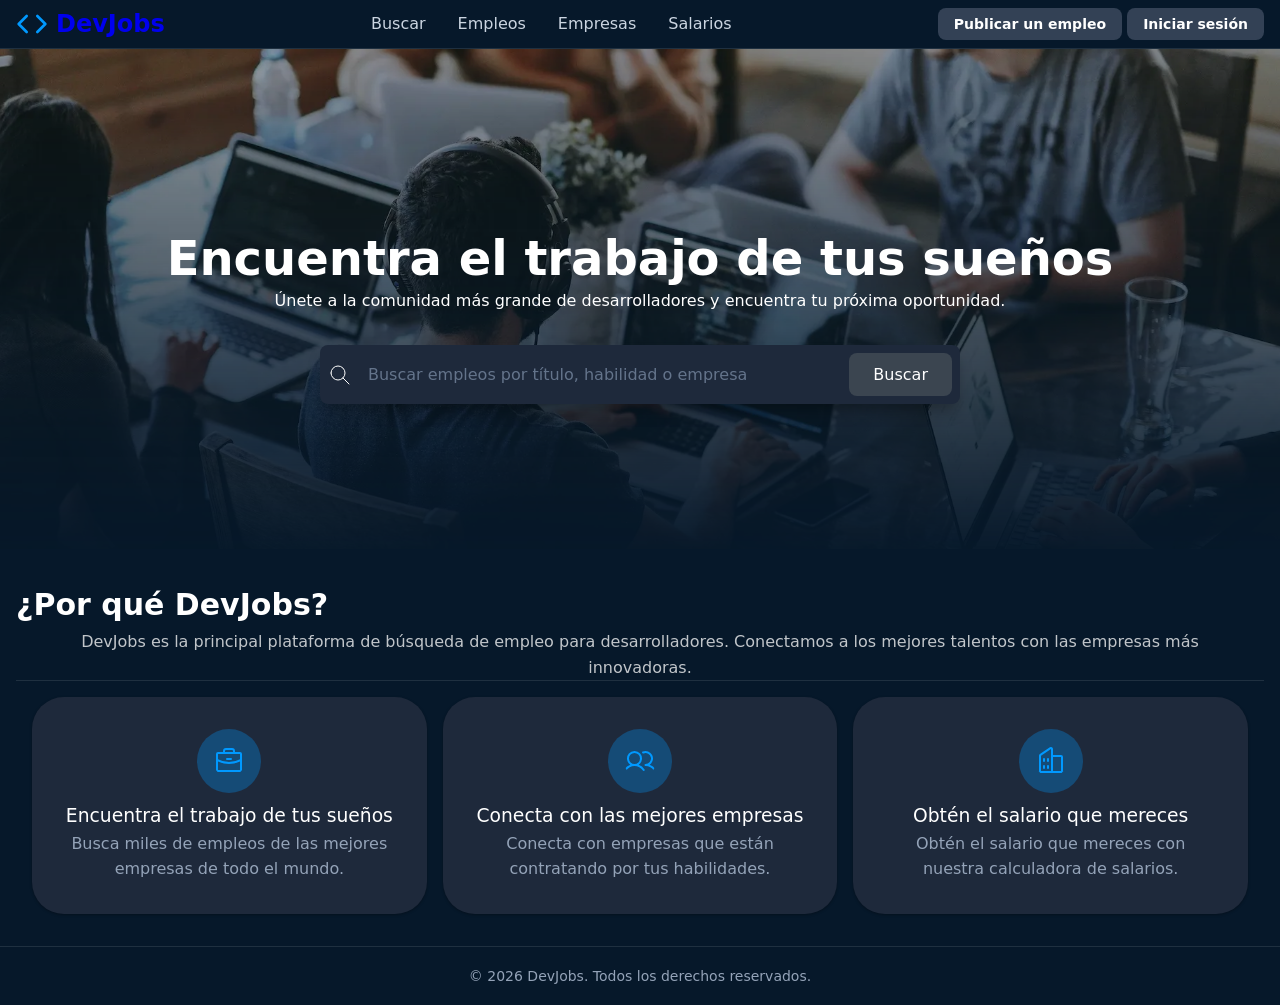
<file: index.html>
<!DOCTYPE html>
<html lang="es">

<head>
  <title>DevJobs - Inicio</title>
  <meta charset="UTF-8" />
  <meta name="viewport" content="width=device-width, initial-scale=1.0">
  <meta name="description" content="Encuentra las mejores ofertas de trabajo para desarrolladores en DevJobs.">
  <link rel="stylesheet" href="./css/index.css" />
</head>

<body>
  <header>
    <a href="index.html">
      <h1>
        <svg fill="none" stroke="currentColor" stroke-linecap="round" stroke-linejoin="round" stroke-width="2"
          viewBox="0 0 24 24" xmlns="http://www.w3.org/2000/svg">
          <polyline points="16 18 22 12 16 6"></polyline>
          <polyline points="8 6 2 12 8 18"></polyline>
        </svg>
        DevJobs
      </h1>
    </a>

    <nav>
      <a href="buscar.html">Buscar</a> 
      <a href="empleos.html">Empleos</a> 
      <a href="empresas.html">Empresas</a>
      <a href="salarios.html">Salarios</a>
    </nav>

    <div>
      <button type="button">Publicar un empleo</button>
      <button type="button">Iniciar sesión</button>
    </div>
  </header>

  <main>
    <section>
      <img src="./assets/background.webp" alt="Ilustracion de personas trabajando en equipo"/>

      <h1>Encuentra el trabajo de tus sueños</h1>

      <p>Únete a la comunidad más grande de desarrolladores y encuentra tu próxima oportunidad.</p>

      <form role="search">
        <div>
          <svg xmlns="http://www.w3.org/2000/svg" width="24" height="24" viewBox="0 0 24 24" fill="none"
            stroke="currentColor" stroke-width="1" stroke-linecap="round" stroke-linejoin="round"
            class="icon icon-tabler icons-tabler-outline icon-tabler-search">
            <path stroke="none" d="M0 0h24v24H0z" fill="none" />
            <path d="M10 10m-7 0a7 7 0 1 0 14 0a7 7 0 1 0 -14 0" />
            <path d="M21 21l-6 -6" />
          </svg>

          <input required type="text" placeholder="Buscar empleos por título, habilidad o empresa">

          <button type="submit">Buscar</button>
        </div>
      </form>
    </section>

    <section>

      <header>
        <h2>¿Por qué DevJobs?</h2>
        <p>DevJobs es la principal plataforma de búsqueda de empleo para desarrolladores. Conectamos a los mejores
          talentos con las empresas más innovadoras.</p>
      </header>

      <footer>
        <article>
          <svg fill="currentColor" height="32" viewBox="0 0 256 256" width="32" xmlns="http://www.w3.org/2000/svg"
            aria-hidden="true">
            <path
              d="M216,56H176V48a24,24,0,0,0-24-24H104A24,24,0,0,0,80,48v8H40A16,16,0,0,0,24,72V200a16,16,0,0,0,16,16H216a16,16,0,0,0,16-16V72A16,16,0,0,0,216,56ZM96,48a8,8,0,0,1,8-8h48a8,8,0,0,1,8,8v8H96ZM216,72v41.61A184,184,0,0,1,128,136a184.07,184.07,0,0,1-88-22.38V72Zm0,128H40V131.64A200.19,200.19,0,0,0,128,152a200.25,200.25,0,0,0,88-20.37V200ZM104,112a8,8,0,0,1,8-8h32a8,8,0,0,1,0,16H112A8,8,0,0,1,104,112Z">
            </path>
          </svg>
          <h3>Encuentra el trabajo de tus sueños</h3>
          <p>Busca miles de empleos de las mejores empresas de todo el mundo.</p>
        </article>

        <article>
          <svg fill="currentColor" height="32" viewBox="0 0 256 256" width="32" xmlns="http://www.w3.org/2000/svg"
            aria-hidden="true">
            <path
              d="M117.25,157.92a60,60,0,1,0-66.5,0A95.83,95.83,0,0,0,3.53,195.63a8,8,0,1,0,13.4,8.74,80,80,0,0,1,134.14,0,8,8,0,0,0,13.4-8.74A95.83,95.83,0,0,0,117.25,157.92ZM40,108a44,44,0,1,1,44,44A44.05,44.05,0,0,1,40,108Zm210.14,98.7a8,8,0,0,1-11.07-2.33A79.83,79.83,0,0,0,172,168a8,8,0,0,1,0-16,44,44,0,1,0-16.34-84.87,8,8,0,1,1-5.94-14.85,60,60,0,0,1,55.53,105.64,95.83,95.83,0,0,1,47.22,37.71A8,8,0,0,1,250.14,206.7Z">
            </path>
          </svg>
          <h3>Conecta con las mejores empresas</h3>
          <p>Conecta con empresas que están contratando por tus habilidades.</p>
        </article>

        <article>
          <svg fill="currentColor" height="32" viewBox="0 0 256 256" width="32" xmlns="http://www.w3.org/2000/svg"
            aria-hidden="true">
            <path
              d="M240,208H224V96a16,16,0,0,0-16-16H144V32a16,16,0,0,0-24.88-13.32L39.12,72A16,16,0,0,0,32,85.34V208H16a8,8,0,0,0,0,16H240a8,8,0,0,0,0-16ZM208,96V208H144V96ZM48,85.34,128,32V208H48ZM112,112v16a8,8,0,0,1-16,0V112a8,8,0,1,1,16,0Zm-32,0v16a8,8,0,0,1-16,0V112a8,8,0,1,1,16,0Zm0,56v16a8,8,0,0,1-16,0V168a8,8,0,0,1,16,0Zm32,0v16a8,8,0,0,1-16,0V168a8,8,0,0,1,16,0Z">
            </path>
          </svg>
          <h3>Obtén el salario que mereces</h3>
          <p>Obtén el salario que mereces con nuestra calculadora de salarios.</p>
        </article>
      </footer>

    </section>
  </main>

  <footer>
    <small>&copy; 2026 DevJobs. Todos los derechos reservados.</small>
  </footer>

</body>

</html>
</file>
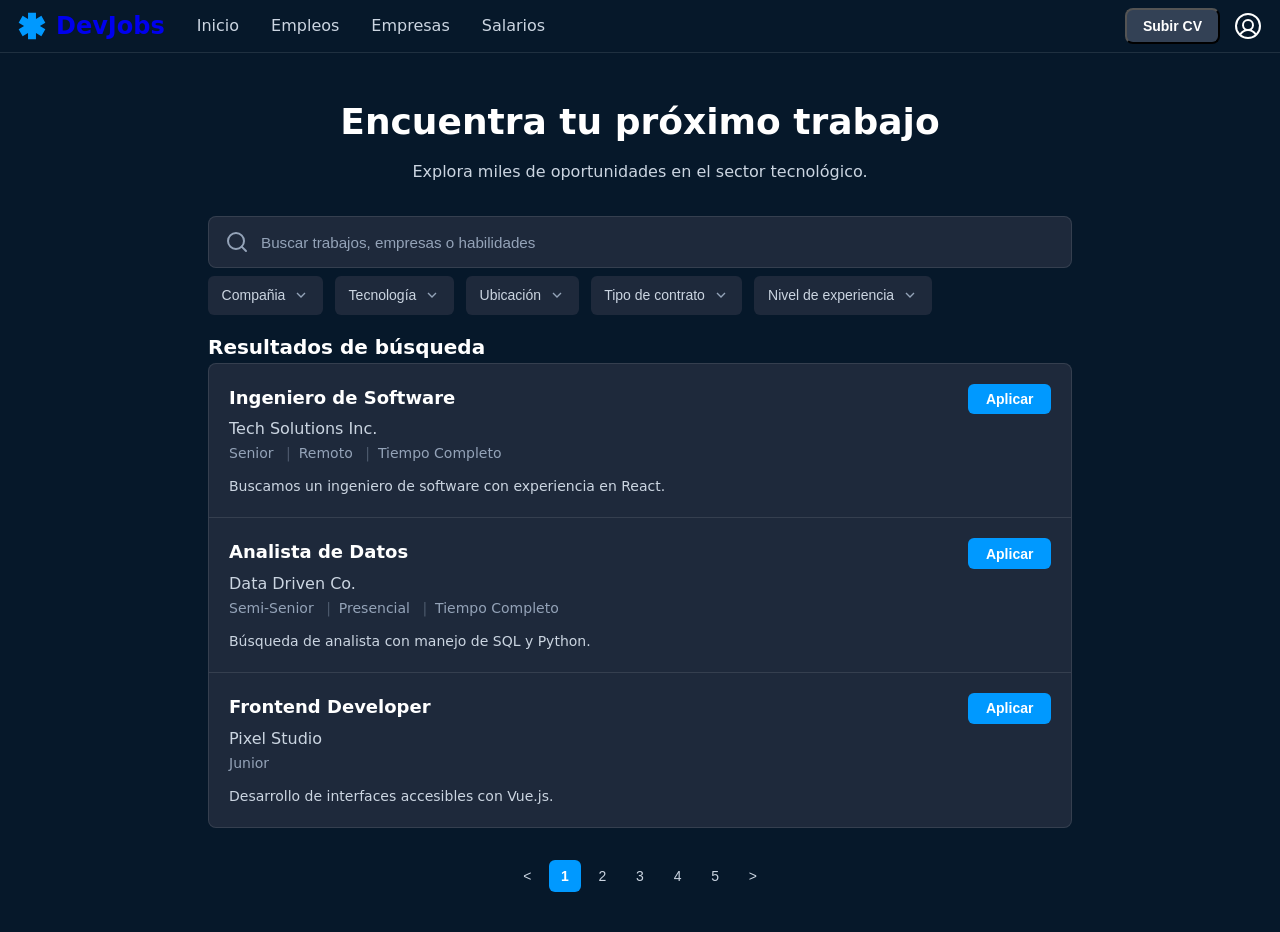
<file: buscar.html>
<!DOCTYPE html>
<html lang="es">

<head>
  <title>DevJobs - Buscar Empleos</title>

  <meta charset="UTF-8">
  <meta name="viewport" content="width=device-width, initial-scale=1.0">
  <meta name="description" content="Busca las mejores ofertas de trabajo para desarrolladores en DevJobs.">

  <link rel="stylesheet" href="./css/buscar.css" />
</head>

<body>
  <header>
    <a href="buscar.html">
      <h1>
        <svg class="h-8 w-8 text-primary" fill="none" viewBox="0 0 48 48" xmlns="http://www.w3.org/2000/svg">
          <path clip-rule="evenodd" d="M12.0799 24L4 19.2479L9.95537 8.75216L18.04 13.4961L18.0446 4H29.9554L29.96 13.4961L38.0446 8.75216L44 19.2479L35.92 24L44 28.7521L38.0446 39.2479L29.96 34.5039L29.9554 44H18.0446L18.04 34.5039L9.95537 39.2479L4 28.7521L12.0799 24Z" fill="currentColor" fill-rule="evenodd"></path>
        </svg>
        DevJobs
      </h1>
    </a>

    <nav>
      <a href="index.html">Inicio</a>
      <a href="empleos.html">Empleos</a>
      <a href="empresas.html">Empresas</a>
      <a href="salarios.html">Salarios</a>
    </nav>

    <div>
      <button type="button">Subir CV</button>
      <a href="perfil.html">
        <svg xmlns="http://www.w3.org/2000/svg" width="24" height="24" fill="#ffffff" viewBox="0 0 256 256"><path d="M128,24A104,104,0,1,0,232,128,104.11,104.11,0,0,0,128,24ZM74.08,197.5a64,64,0,0,1,107.84,0,87.83,87.83,0,0,1-107.84,0ZM96,120a32,32,0,1,1,32,32A32,32,0,0,1,96,120Zm97.76,66.41a79.66,79.66,0,0,0-36.06-28.75,48,48,0,1,0-59.4,0,79.66,79.66,0,0,0-36.06,28.75,88,88,0,1,1,131.52,0Z"></path></svg>
      </a>
    </div>
  </header>

  <main>
    <!-- Hero / Buscador -->
    <section class="hero-section">
      <h2>Encuentra tu próximo trabajo</h2>
      <p>Explora miles de oportunidades en el sector tecnológico.</p>

      <form role="search" id="search-form">
        <div>
          <svg xmlns="http://www.w3.org/2000/svg" width="24" height="24" viewBox="0 0 24 24" fill="none"
            stroke="currentColor" stroke-width="2" stroke-linecap="round" stroke-linejoin="round"
            aria-hidden="true">
            <circle cx="11" cy="11" r="8"></circle>
            <line x1="21" y1="21" x2="16.65" y2="16.65"></line>
          </svg>
          
          <input 
            type="text" 
            id="search-input"
            name="query"
            placeholder="Buscar trabajos, empresas o habilidades"
            aria-label="Buscar trabajos, empresas o habilidades"
            autocomplete="off"
          >
        </div>
      </form>
      
    </section>

    <!-- Filtros -->
    <section class="filters-section">

      <!-- Filtro Compañia -->
      <div class="dropdown">
        <button class="dropdown-btn" type="button" data-default="Compañia">
          <span>Compañia</span>
          <svg xmlns="http://www.w3.org/2000/svg" width="16" height="16" viewBox="0 0 24 24" fill="none" stroke="currentColor" stroke-width="2"><path d="m6 9 6 6 6-6"/></svg>
        </button>
        <ul class="dropdown-menu" data-filter="company">
        </ul>
      </div>

      <!-- Filtro Tecnología -->
      <div class="dropdown">
        <button class="dropdown-btn" type="button" data-default="Tecnología">
          <span>Tecnología</span>
          <svg xmlns="http://www.w3.org/2000/svg" width="16" height="16" viewBox="0 0 24 24" fill="none" stroke="currentColor" stroke-width="2"><path d="m6 9 6 6 6-6"/></svg>
        </button>
        <ul class="dropdown-menu" data-filter="technology">
        </ul>
      </div>

      <!-- Filtro Ubicación -->
      <div class="dropdown">
        <button class="dropdown-btn" type="button" data-default="Ubicación">
          <span>Ubicación</span>
          <svg xmlns="http://www.w3.org/2000/svg" width="16" height="16" viewBox="0 0 24 24" fill="none" stroke="currentColor" stroke-width="2"><path d="m6 9 6 6 6-6"/></svg>
        </button>
        <ul class="dropdown-menu" data-filter="location">
        </ul>
      </div>

      <!-- Filtro Tipo de contrato -->
      <div class="dropdown"> 
        <button class="dropdown-btn" type="button" data-default="Tipo de contrato">
          <span>Tipo de contrato</span>
          <svg xmlns="http://www.w3.org/2000/svg" width="16" height="16" viewBox="0 0 24 24" fill="none" stroke="currentColor" stroke-width="2"><path d="m6 9 6 6 6-6"/></svg>
        </button>
        <ul class="dropdown-menu" data-filter="contract">
        </ul> 
      </div>

      <!-- Filtro Nivel de experiencia -->
      <div class="dropdown">
        <button class="dropdown-btn" type="button" data-default="Nivel de experiencia">
          <span>Nivel de experiencia</span>
          <svg xmlns="http://www.w3.org/2000/svg" width="16" height="16" viewBox="0 0 24 24" fill="none" stroke="currentColor" stroke-width="2"><path d="m6 9 6 6 6-6"/></svg>
        </button>
        <ul class="dropdown-menu" data-filter="level">
        </ul>
      </div>

    </section>

    <!-- Lista de Resultados -->
    <section class="results-section">

      <header class="results-header">
        <h2>Resultados de búsqueda</h2>
        <p id="results-counter" hidden>Se encontraron <span id="results-count">0</span> ofertas de empleo</p>
      </header>

      <div role="list" class="job-list"></div>
      
      <template id="job-card-template">
          <article class="job-card" role="listitem">
            <header class="job-card-header">
              <div>
                <h3 class="job-card-title" data-field="title"></h3>
                <p class="job-card-company" data-field="company"></p>
                <p class="job-card-meta">
                  <span class="text-info" data-field="level"></span>
                  <span class="text-info" data-field="location"></span>
                  <span class="text-info" data-field="contract"></span>
                </p>
              </div>
              <button type="button" class="btn-apply">Aplicar</button>
            </header>
            <p class="job-card-body" data-field="description"></p>
          </article>
      </template>

    </section>

    <!-- Paginación -->
    <nav class="pagination" aria-label="Navegación de páginas">
      <button type="button" class="pagination__btn">&lt;</button>
      <button type="button" class="pagination__btn active">1</button>
      <button type="button" class="pagination__btn">2</button>
      <button type="button" class="pagination__btn">3</button>
      <button type="button" class="pagination__btn">4</button>
      <button type="button" class="pagination__btn">5</button>
      <button type="button" class="pagination__btn">&gt;</button>
    </nav>
  </main>

  <script type="module" src="./js/buscar.js"></script>
</body>

</html>
</file>
<file: css/index.css>
@import url(./global.css);

/* Hero */
main > section:nth-child(1) {
  height: 500px;
  text-align: center;
  display: flex;
  flex-direction: column;
  justify-content: center;
  align-items: center;

  h1 {
    font-size: 3rem;
    padding-top: 36px;
  }

  & > img {
    position: absolute;
    width: 100%;
    height: 100%;
    object-fit: cover;
    z-index: -1;
    left: 0;
    right: 0;
    mask-image: linear-gradient(to bottom, rgba(16, 25, 34, 1) 5%, rgba(16, 25, 34, 0) 80%);
  }
}

/* Formulario de Búsqueda */
form {
  max-width: 42rem;
  width: 100%;
  margin: 0 auto;
  padding-inline: 1rem;
}

form > div {
  display: flex;
  align-items: center;
  background-color: var(--input-bg);
  border-radius: 0.5rem;
  box-shadow: 0 10px 15px -3px var(--shadow);
  padding: 0.5rem;
  gap: 0.5rem;
}

form span {
  padding-left: 0.75rem;
  color: var(--text-muted);
  display: flex;
  align-items: center;
  flex-shrink: 0;
}

form input[type="text"] {
  flex: 1;
  background: transparent;
  border: none;
  outline: none;
  color: var(--text-primary);
  padding: 0.75rem 0.5rem;
  font-size: 1rem;
  font-family: inherit;
}

form input[type="text"]::placeholder {
  color: #64748b;
}

button {
  padding: 0.75rem 1.5rem;
  border-radius: 0.5rem;
  background-color: var(--primary);
  color: white;
  font-weight: 400;
  border: none;
  cursor: pointer;
  transition: all 0.2s;
  font-family: inherit;
  font-size: 1rem;
  white-space: nowrap;

  &:hover, /* pseudo-clase que significa que el ratón está encima */
  &:focus { /* pseudo-clase que significa que el elemento tiene el foco */
    background-color: var(--primary-hover);
  }

  &:active { 
    transform: scale(0.90)
  }

  &:disabled {
    opacity: .5;
    pointer-events: none;
  }
}

/* Features Section */
main > section:nth-child(2) {
  padding-inline: 1rem;
  background-color: var(--background);
  padding-top: 2rem;

  & > header {
    gap: 2px;
    flex-direction: column;

    h2 {
      margin-bottom: 0;
    }

    p {
      padding-inline: 2rem;
      opacity: .75;
      text-align: center;
    }
  }

  & > div {
    max-width: 1280px;
    margin: 0 auto;
  }
}

main > section:nth-child(2) h2 {
  font-size: 1.875rem;
  font-weight: 700;
  color: var(--text-primary);
  margin-bottom: 1rem;
}

main > section:nth-child(2) > div > div:first-child > p {
  font-size: 1.125rem;
  color: var(--text-muted);
  max-width: 42rem;
  margin: 0 auto;
}

/* Grid de Features */
main > section:nth-child(2) footer {
  display: grid;
  grid-template-columns: repeat(auto-fit, minmax(360px, 1fr));
  gap: 16px
}

/* Feature Cards */
article {
  background-color: var(--card-bg);
  padding: 2rem;
  margin-bottom: 16px;
  border-radius: 2rem;                  
  box-shadow: 0px 1px 3px 0 var(--shadow); 

  svg {
    color: var(--primary-light);          
    background: rgba(0, 153, 255, 0.3);  
    border-radius: 9999px;               
    width: 64px;                         
    height: 64px;                        
    padding: 16px;                       
  }

  h3 {
    font-weight: 500;
  }

  p {
    color: var(--text-muted);
  }
}

/* Footer */
footer {
  background-color: var(--background);
  border-top: 1px solid var(--border);
  text-align: center;
  padding: 16px;

  small {
    color: var(--text-muted);
    font-size: 0.875rem;
  }
}
</file>
<file: css/buscar.css>
@import url(./global.css);

body > header {
  justify-content: flex-start;
  gap: 2rem;
}

header > div:last-child {
  margin-left: auto;
  display: flex;
  align-items: center; /* Centra el botón y el avatar entre sí */
  gap: 0.75rem;

  a {
    display: flex; 
    align-items: center;
    justify-content: center;
  }

  svg {
    width: 2rem;
    height: 2rem;
    display: block;
  }
}

/* Contenedor Principal */
main {
  max-width: 56rem;
  width: 100%;
  margin: 0 auto;
  padding: 2.5rem 1rem;
}

/* Hero Section / Titulo principal y Buscador */
.hero-section {
  text-align: center;
  margin-bottom: 0.5rem;

  h2 {
    font-size: 2.25rem;
    font-weight: 800;
    margin-bottom: 0.5rem;
    color: var(--text-primary);
  }

  p {
    color: var(--text-secondary);
    font-size: 1rem;
    margin-bottom: 2rem;
  }
}

/* Formulario de Búsqueda */
form {
  width: 100%;
  margin: 0 auto;

  div {
    display: flex;
    align-items: center;
    background-color: var(--input-bg);
    border-radius: 0.5rem;
    border: 1px solid var(--border);
    padding: 0.75rem 1rem;
    gap: 0.75rem;
    height: 3.25rem;

    svg {
      color: var(--text-muted);
      flex-shrink: 0;
    }

    input[type="text"] {
      flex: 1;
      background: transparent;
      border: none;
      outline: none;
      color: var(--text-primary);
      font-size: 0.95rem;

      &::placeholder {
        color: var(--text-muted);
      }
    }
  }
}

/* Sección de Filtros (Sin el fondo gris previo) */
.filters-section {
  display: flex;
  flex-wrap: wrap;
  gap: 0.75rem;
  align-items: center;
  margin-bottom: 1rem;
}

.dropdown-btn {
  display: inline-flex;
  align-items: center;
  gap: 0.5rem;
  background-color: var(--card-bg);
  border: 0px solid var(--border);
  color: var(--text-secondary);
  padding: 0.7rem 0.85rem;
  border-radius: 0.375rem;
  font-size: 0.875rem;
  cursor: pointer;
  transition: border-color 0.2s, color 0.2s;

  &:hover {
    border-color: var(--text-secondary);
    color: var(--text-primary);
  }

  svg {
    color: var(--text-muted);
  }
}

/* Posicionamiento del contenedor del filtro */
.dropdown {
  position: relative;
}

/* Menú desplegable oculto por defecto */
.dropdown-menu {
  display: none;
  position: absolute;
  top: calc(100% + 0.5rem);
  left: 0;
  min-width: 10rem;
  background-color: var(--card-bg);
  border: 1px solid var(--border);
  border-radius: 0.5rem;
  padding: 0.5rem 0;
  list-style: none;
  box-shadow: 0 10px 15px -3px var(--shadow);
  z-index: 20;
}

/* Clase para mostrar el menú desde JavaScript o CSS */
.dropdown-menu.show {
  display: block;
}

/* Elementos de la lista */
.dropdown-item {
  list-style: none;
}

/* Área cliqueable completa */
.dropdown-checkbox-label {
  display: flex;
  align-items: center;
  justify-content: space-between;
  padding: 0.5rem 0.75rem;
  cursor: pointer;
  user-select: none;
  border-radius: 4px;
  transition: background-color 0.15s ease, opacity 0.2s ease;
}

.dropdown-checkbox-label:has(.dropdown-checkbox:checked) {
  background-color: var(--color-surface-hover, rgba(0, 0, 0, 0.35));
}

.dropdown-checkbox-label:hover {
  background-color: var(--color-surface-hover, rgba(0, 0, 0, 0.35));
}

.dropdown-text {
  order: 1;
  font-size: 0.9rem;
  color: white;
  text-transform: capitalize;
}

/* Checkbox al extremo derecho */
.dropdown-checkbox {
  order: 2; /* Garantiza que vaya al final (derecha) */
  appearance: none;
  -webkit-appearance: none;
  width: 1rem;
  height: 1rem;
  margin: 0;
  cursor: pointer;
  display: flex;
  align-items: center;
  justify-content: flex-end; /* Pega el check al borde derecho */
}

/* Check gris translúcido */
.dropdown-checkbox:checked::after {
  content: "";
  display: block;
  width: 5px;
  height: 10px;
  border: solid rgba(255, 255, 255); 
  border-width: 0 2px 2px 0;
  transform: rotate(45deg);
  margin-top: -2px;
}

/* Resultados y Tarjetas de Empleo */
.results-section {
  margin-bottom: 2rem;
}

.results-header {
  display: flex;
  align-items: baseline;
  gap: 0.75rem;
  
  h2 {
    font-size: 1.25rem;
    font-weight: 700;
    color: var(--text-primary);
  }

  p {
    color: var(--text-secondary);
    font-size: 0.875rem;

    span {
      font-weight: 600;
      color: var(--text-primary);
    }
  }
}

.job-list {
  display: flex;
  flex-direction: column;
  background-color: var(--card-bg);
  border: 1px solid var(--border);
  border-radius: 0.5rem;
  overflow: hidden;
}

.job-list:has(.empty-state-title) {
  text-align: center;
  padding: 3rem 1.5rem;
  background-color: transparent;
  color: var(--text-muted);
}

.job-card {
  padding: 1.25rem;
  border-bottom: 1px solid var(--border);

  &:last-child {
    border-bottom: none;
  }
}

.job-card-header {
  display: flex;
  justify-content: space-between;
  align-items: flex-start;
  gap: 1rem;
  margin-bottom: 0.75rem;

  .job-card-title {
    font-size: 1.125rem;
    font-weight: 700;
    color: var(--text-primary);
  }
}

.job-card-company {
  color: var(--text-secondary);
  font-size: 1rem;
  margin-top: 0.25rem;
  text-transform: capitalize;
}

.job-card-meta {
  font-size: 0.875rem;
  color: var(--text-muted);
  
  .text-info {
    font-weight: 500;
    text-transform: capitalize;
  }

  .text-info:empty {
    display: none;
  }

  .text-info:not(:empty) ~ 
  .text-info:not(:empty)::before {
    content: "|";
    margin: 0 0.5rem;
    opacity: 0.4;
  }
}

.job-card-body {
  color: var(--text-secondary);
  font-size: 0.875rem;
  line-height: 1.5;
  max-width: 88%;
}

.btn-apply {
  background-color: var(--primary-light);
  color: var(--text-primary);
  border: none;
  padding: 0.45rem 1.1rem;
  border-radius: 0.375rem;
  font-weight: 600;
  font-size: 0.875rem;
  cursor: pointer;
  transition: opacity 0.2s;
  flex-shrink: 0;

  &:hover {
    opacity: 0.7;
  }
}

/* Navegación de Paginación */
.pagination {
  display: flex;
  justify-content: center;
  align-items: center;
  gap: 0.35rem;
  margin-top: 2rem;
}

.pagination__btn {
  background: transparent;
  border: none;
  color: var(--text-secondary);
  min-width: 2rem;
  height: 2rem;
  padding: 0 0.5rem;
  border-radius: 0.375rem;
  display: flex;
  align-items: center;
  justify-content: center;
  font-size: 0.875rem;
  cursor: pointer;

  &:hover {
    background-color: var(--input-bg);
    color: var(--text-primary);
  }

  &.active {
    background-color: var(--primary-light);
    color: var(--text-primary);
    font-weight: 700;
  }
}
</file>
